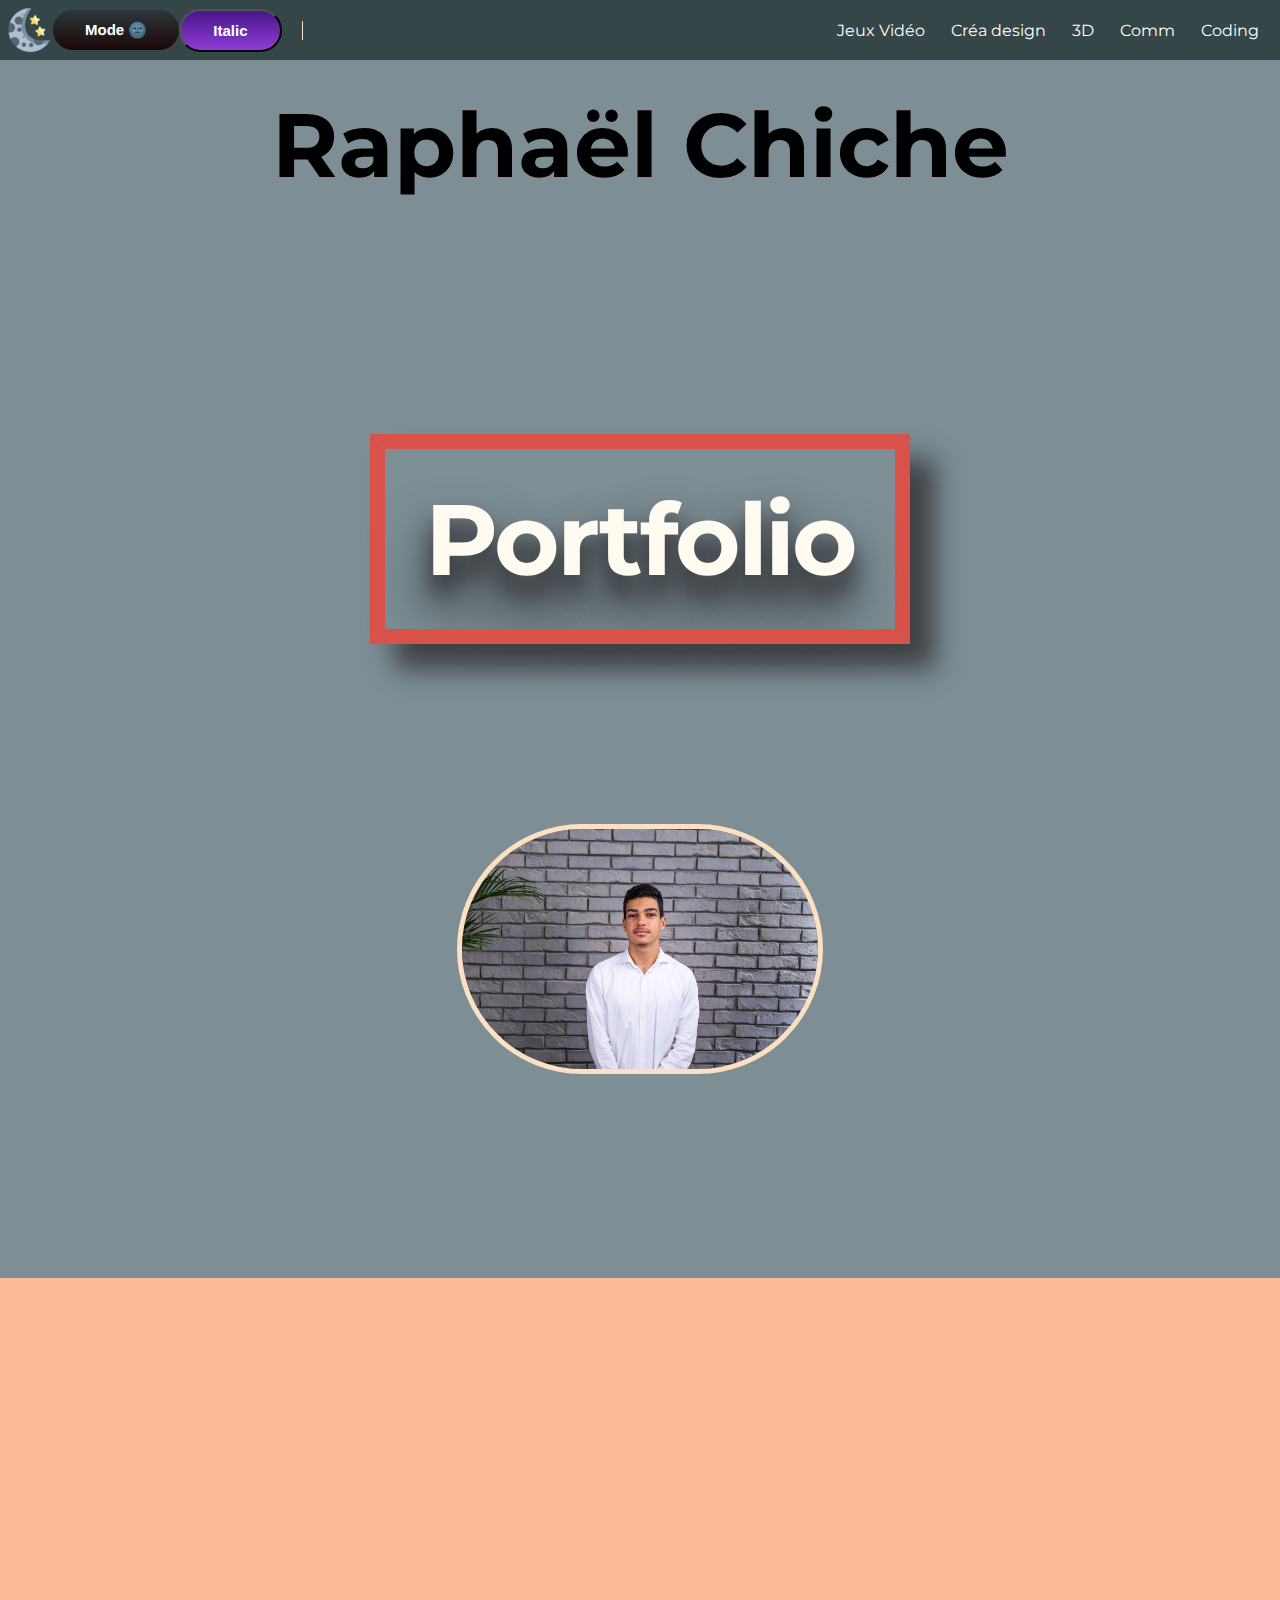
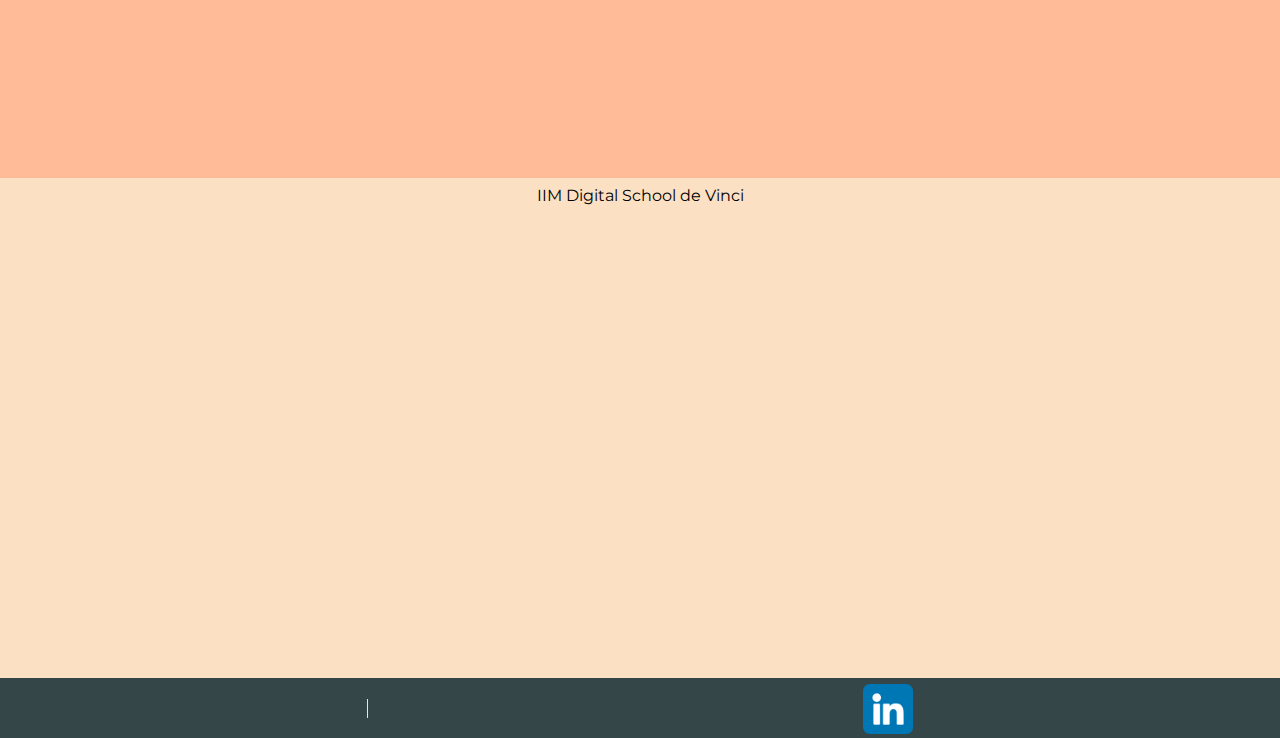
<file: index.html>
<!DOCTYPE html>
<html lang="en">

<head>
  <meta charset="UTF-8" />
  <meta http-equiv="X-UA-Compatible" content="IE=edge" />
  <meta name="viewport" content="width=device-width, initial-scale=1.0" />
  <link rel="stylesheet" href="assets/css/style.css" />
  <link rel="shortcut icon" href="assets/images/raphael_sans_fond2.png" />
  <title>Composants CSS</title>
</head>

<body class="light">
  <header>
    <nav class="navbar-perso">
      <div class="titleandbutton">
      <div class="nav-title" data-text="Portfolio">Portfolio</div>
      <button class="italicButton">Italic</button>
      <button id="nuit" class="myButton">Mode 🌚</button>
      <img src="assets/images/lune.png" alt="lune" id="lune">
      </div>
      
      <ul class="nav-links-perso">
        <li><a href="jv.html" class="lien-pages">Jeux Vidéo</a></li>
        <li><a href="crea.html" class="lien-pages">Créa design</a></li>
        <li><a href="3d.html" class="lien-pages">3D</a></li>
        <li><a href="comm.html" class="lien-pages">Comm</a></li>
        <li> <a href="coding.html" class="lien-pages">Coding</a></li>
      </ul>
    </nav>
  </header>

  <div class="container main-container light ">

  
   
    <section class="section Accueil">
      <div>
        <h1 class="portfolio">Portfolio</h1>
        <p class="prenom_nom" id="prenom_nom"><strong> Raphaël Chiche</strong></p>
      </div>

    </section>

    <section class="section section-2">
      <div class="presentation">
        <div class="container">
          <div class="components">
            <a href="https://fr.wikipedia.org/wiki/Beau#:~:text=Le%20beau%20est%20commun%C3%A9ment%20d%C3%A9fini,%2C%20l'aspect%20visuel%2C%20le"
              target="_blank"><img src="assets/images/4C3A8561.jpg" class="avatar" alt="Photo de Raph" />
            </a>
          </div>
        </div>
      </div>
    </section>

  </div>

  <div class="transiDeco">
    <div class="deco" id="card0"><a href="jv.html" class="lien-pages">Jeux Vidéo</a></div>
    <div class="deco" id="card1"><a href="crea.html" class="lien-pages">Créa design</a></div>
    <div class="deco" id="card2"><a href="3d.html" class="lien-pages">3D</a></div>
    <div class="deco" id="card3"><a href="comm.html" class="lien-pages">Communication</a></div>
    <div class="deco" id="card4"><a href="coding.html" class="lien-pages">Coding</a></div>
    <div class="deco lien-pages" id="card5"><button class="minijeux"> Mini jeux</button></div>
   </div>

  <div class="presentationiim clair_orange">
    <div class="parttexte">
      <p class="apparaitreImg">Vous pouvez voir mon travail réalisé à l'IIM en cliquant ici.</p>
      <img class="none js-img1"  src="assets/images/scuba-tanks (2) le vrai.png" alt="">
    </div>

    <div id="imageIIM">
      <a href="crea.html" class="iim"><img src="assets/images/IIM.png" alt="image logo IIM" class="iim image_iim_anime"></a>
    </div>

  </div>

  <div class="ecoleIIM clair_loca">
    <p>IIM Digital School de Vinci</p>
    <iframe class="map"
      src="https://www.google.com/maps/embed?pb=!1m18!1m12!1m3!1d1854.8484876704251!2d2.2276963794456!3d48.8934424526507!2m3!1f0!2f0!3f0!3m2!1i1024!2i768!4f13.1!3m3!1m2!1s0x47e6650048023613%3A0x54b0f0b31fbb71e9!2sIIM%20-%20Digital%20School%20Paris!5e0!3m2!1sfr!2sfr!4v1668184752660!5m2!1sfr!2sfr"
      width="600" height="450" style="border:0;" allowfullscreen="" loading="lazy"
      referrerpolicy="no-referrer-when-downgrade"></iframe>

  </div>
  <!--<div class="presentation">
        <div class="container">
            <div class="components">
                <img src="assets/images/mex.jpg" class="avatar  " alt="">
                <button class="btn-demo">Bouton 1</button>
                <button class="btn-rectangle">Rectangle</button>
                <button class="btn1">Bouton 2</button> 
            </div>
        </div>
    </div>  -->

  <footer class="footer_accueil">
    <p data-text="Raphaël_Chiche">Raphaël_Chiche</p>
    <a href="https://www.linkedin.com/in/rapha%C3%ABl-chiche-6894a724b/" target="_blank"><img
        src="assets/images/linkedin.png" alt="" class="reseau"></a>
  </footer>

  <script src="assets/javascript/accueil.js" ></script>
  <script src="assets/javascript/jeu.js"></script>
</body>

</html>
</file>
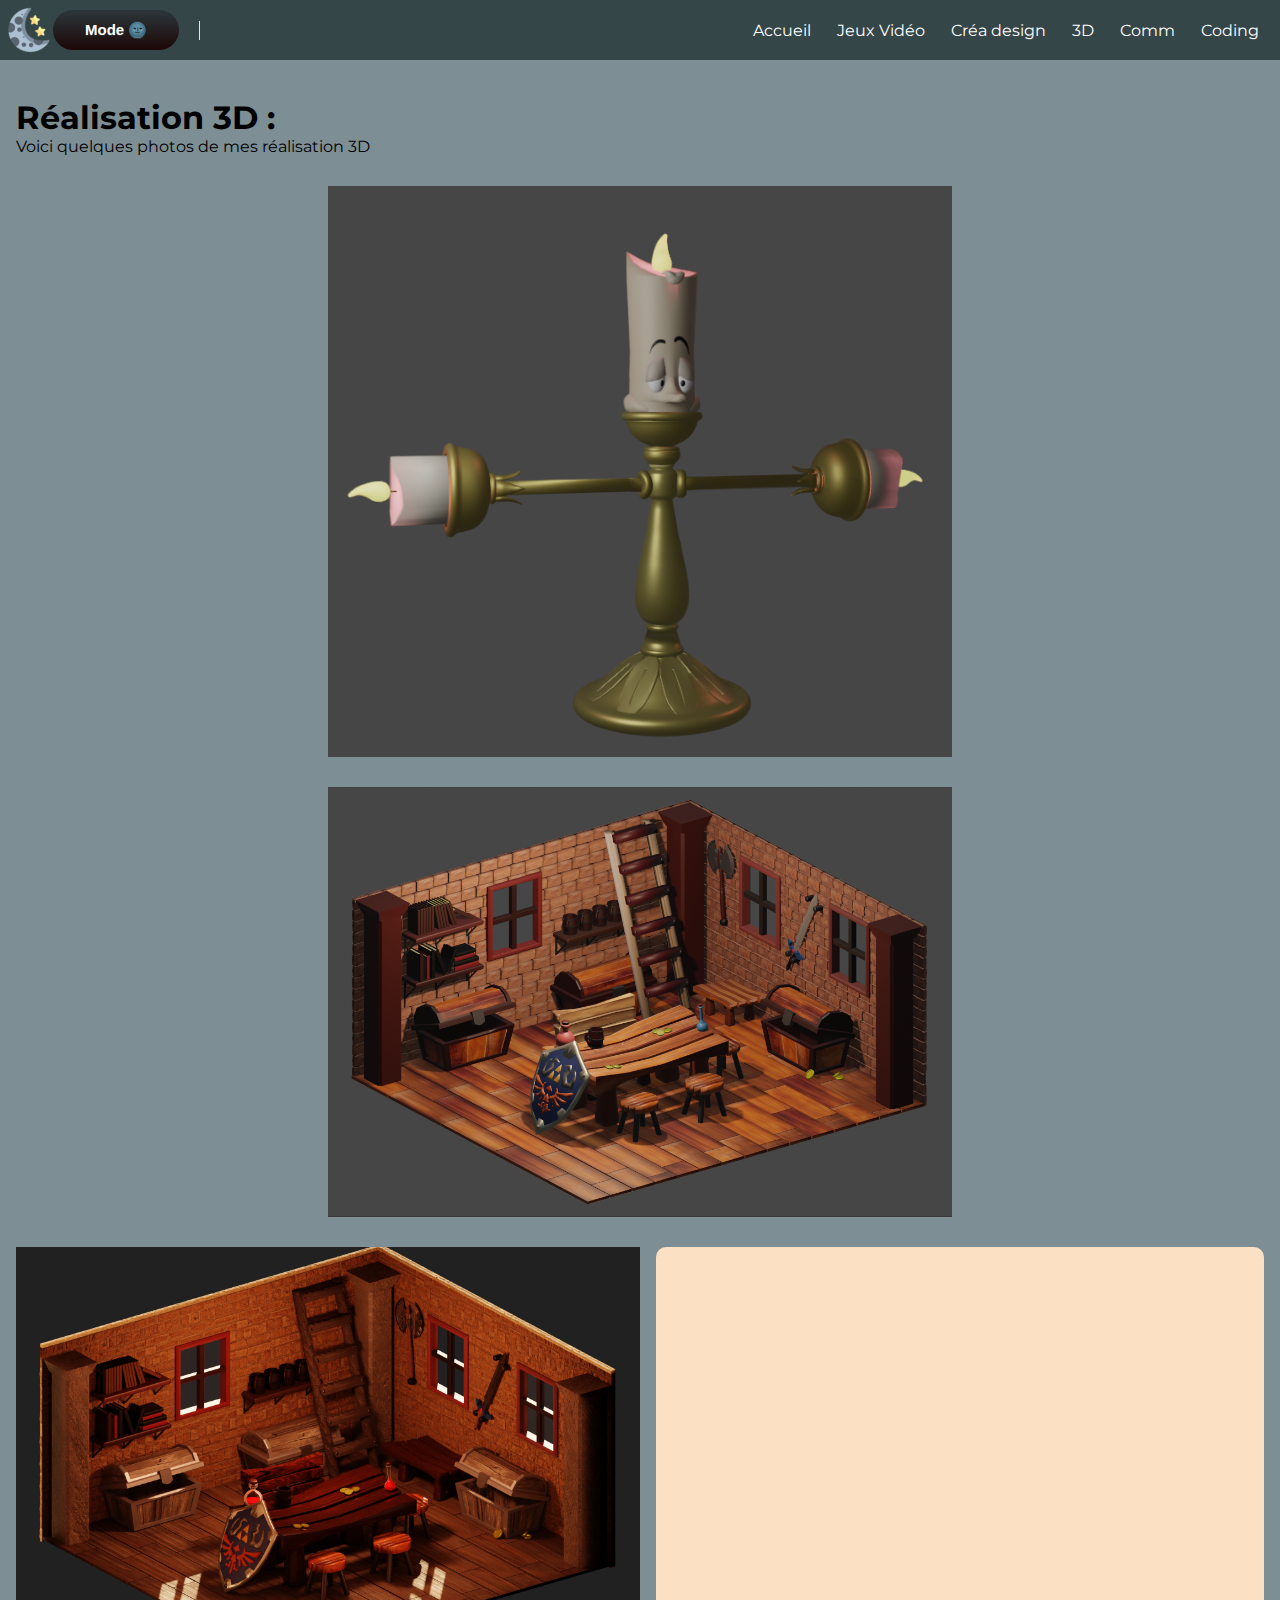
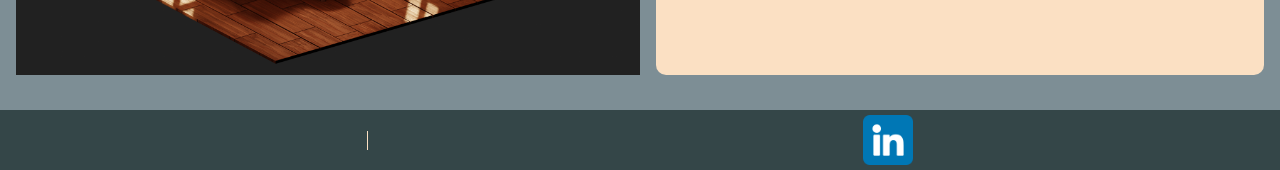
<file: 3d.html>
<!DOCTYPE html>
<html lang="en">

<head>
  <meta charset="UTF-8" />
  <meta http-equiv="X-UA-Compatible" content="IE=edge" />
  <meta name="viewport" content="width=device-width, initial-scale=1.0" />
  <link rel="stylesheet" href="assets/css/style.css" />
  <link rel="shortcut icon" href="assets/images/raphael_sans_fond2.png" />
  <title>Composants CSS</title>
</head>

<body class="light">
  <header>
    <nav class="navbar-perso">
      <div class="titleandbutton">
      <div class="nav-title" data-text="Portfolio">Portfolio</div>
      <button id="nuit" class="myButton">Mode 🌚</button>
      <img src="assets/images/lune.png" alt="lune" id="lune">
    </div>
      <ul class="nav-links-perso">
        <li>
          <a href="index.html" class="lien-pages">Accueil</a>
        </li>
        <li><a href="jv.html" class="lien-pages">Jeux Vidéo</a></li>
        <li><a href="crea.html" class="lien-pages">Créa design</a></li>
        <li><a href="3d.html" class="lien-pages">3D</a></li>
        <li><a href="comm.html" class="lien-pages">Comm</a></li>
        <li> <a href="coding.html" class="lien-pages">Coding</a></li>
      </ul>
    </nav>
  </header>

  <div class="main-container">
    <div class="container light">

      <br /><br />


      <h1 id="3d">Réalisation 3D :</h1>
      <p>Voici quelques photos de mes réalisation 3D</p>
      <section class="section section-image slide">
        <img src="assets/images/lumierephoto.png" alt="essai lumiere" class="lumiere" />
        <div class="overlay">
          <div class="text">Voici un essai de lumiere. <br>
            Réalisé sur blender.
          </div>
        </div>
      </section>

      <section class="section section-image slide">
        <img src="assets/images/scene.png" alt="image scene" class="lumiere" />
        <div class="overlay">
          <div class="text">Voici un essai d'une scéne médieval. <br>Réalisé en 3D sur Blender</div>
        </div>
      </section>


      <section  class="section section-image">
        <img id="java"  src="assets/images/v1 scene.png" alt="image 2 site html/css" id="renduFinal" />
        <p class="fond-text texteOrange" id="texteJava">
          Voici le rendu final de la scéne médieval.
                  </p>
      </section>
    </div>





    <br><br><br><br><br>
    <footer class="footer">
      <p data-text="Raphaël_Chiche">Raphaël_Chiche</p>
      <a href="https://www.linkedin.com/in/rapha%C3%ABl-chiche-6894a724b/" target="_blank"><img
          src="assets/images/linkedin.png" alt="" class="reseau"></a>
    </footer>
  </div>

  <script src="assets/javascript/script.js"></script>
  <script src="assets/javascript/accueil.js" ></script>
</body>

</html>
</file>
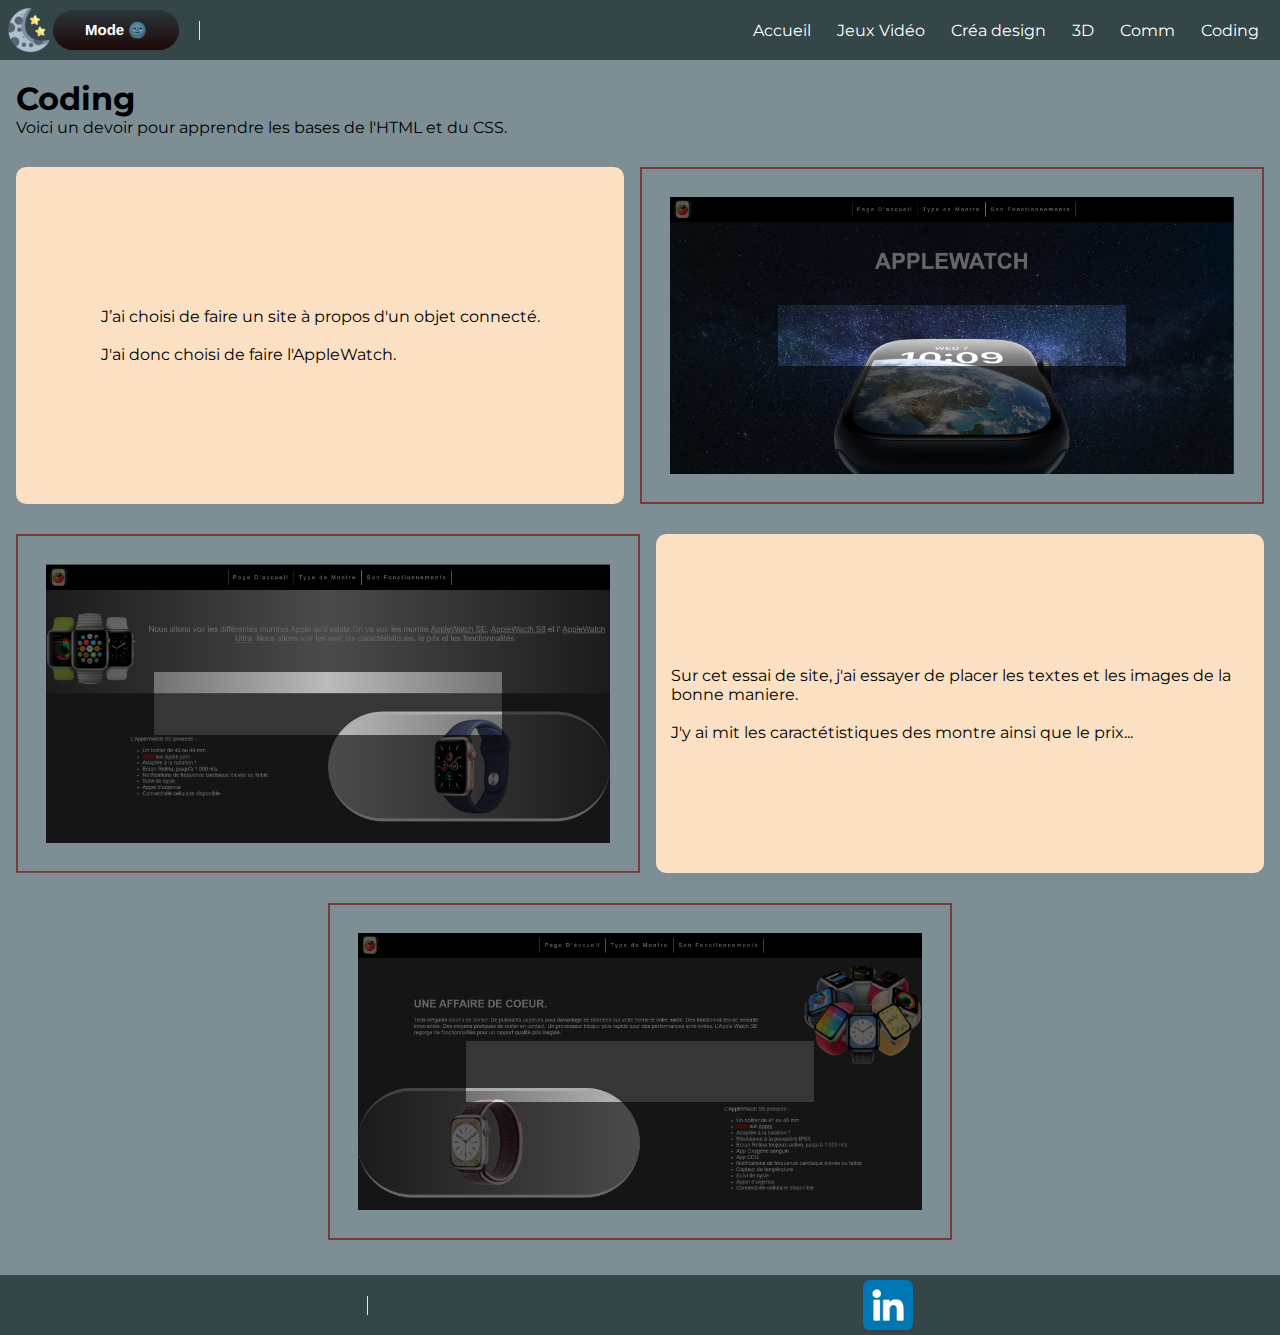
<file: coding.html>
<!DOCTYPE html>
<html lang="en">

<head>
  <meta charset="UTF-8" />
  <meta http-equiv="X-UA-Compatible" content="IE=edge" />
  <meta name="viewport" content="width=device-width, initial-scale=1.0" />
  <link rel="stylesheet" href="assets/css/style.css" />
  <link rel="shortcut icon" href="assets/images/raphael_sans_fond2.png" />
  <title>Composants CSS</title>
</head>

<body class="light">
  <header>
    <nav class="navbar-perso">
      <div class="titleandbutton">
      <div class="nav-title" data-text="Portfolio">Portfolio</div>
      <button id="nuit" class="myButton">Mode 🌚</button>
      <img src="assets/images/lune.png" alt="lune" id="lune">
    </div>
      <ul class="nav-links-perso">
        <li>
          <a href="index.html" class="lien-pages">Accueil</a>
        </li>
        <li><a href="jv.html" class="lien-pages">Jeux Vidéo</a></li>
        <li><a href="crea.html" class="lien-pages">Créa design</a></li>
        <li><a href="3d.html" class="lien-pages">3D</a></li>
        <li><a href="comm.html" class="lien-pages">Comm</a></li>
        <li> <a href="coding.html" class="lien-pages">Coding</a></li>
      </ul>
    </nav>
  </header>

  <div class="main-container">
    <div class="container light">
      <br>
      <h1>Coding</h1>
      <p>Voici un devoir pour apprendre les bases de l'HTML et du CSS.</p>
      <section class="section section-image">
        <p class="fond-text">
          J’ai choisi de faire un site à propos d'un objet connecté.
          <br><br>
          J'ai donc choisi de faire l'AppleWatch.

        </p>
        <img src="assets/images/communication/html1.jpg" alt="image 1 site html/css" class="html_page" />
      </section>

      <section class="section section-image">
        <img src="assets/images/communication/html2.jpg" alt="image 2 site html/css" class="html_page" />
        <p class="fond-text">
          Sur cet essai de site, j'ai essayer de placer les textes et les images de la bonne maniere.
          <br><br>
          J'y ai mit les caractétistiques des montre ainsi que le prix...
        </p>
      </section>

      <section class="section section-image">
        <img src="assets/images/communication/html3.jpg" alt="image 3 site html/css" class="html_page" />
      </section>
    </div>

    <br /><br /><br><br><br>
    <footer class="footer">
      <p data-text="Raphaël_Chiche">Raphaël_Chiche</p>
      <a href="https://www.linkedin.com/in/rapha%C3%ABl-chiche-6894a724b/" target="_blank"><img
          src="assets/images/linkedin.png" alt="" class="reseau"></a>
    </footer>
  </div>
  <script src="assets/javascript/accueil.js" ></script>
</body>

</html>
</file>
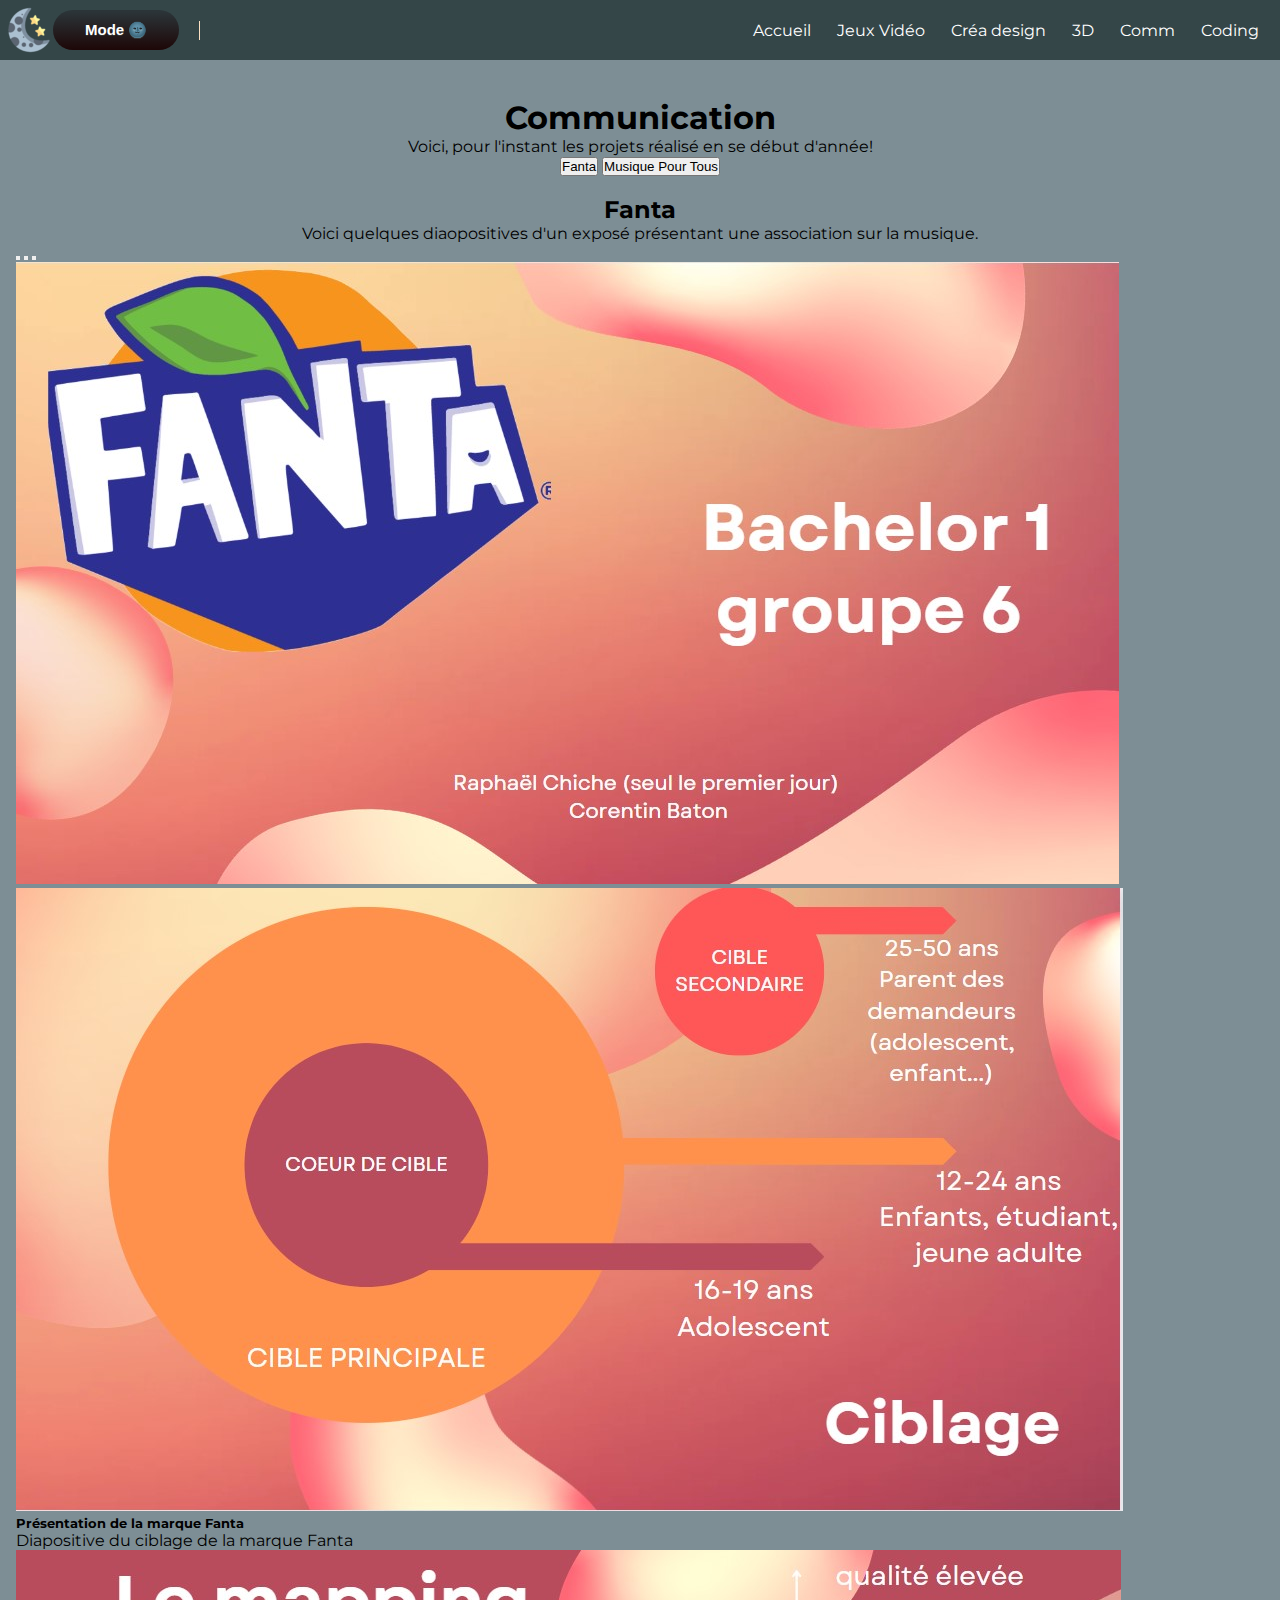
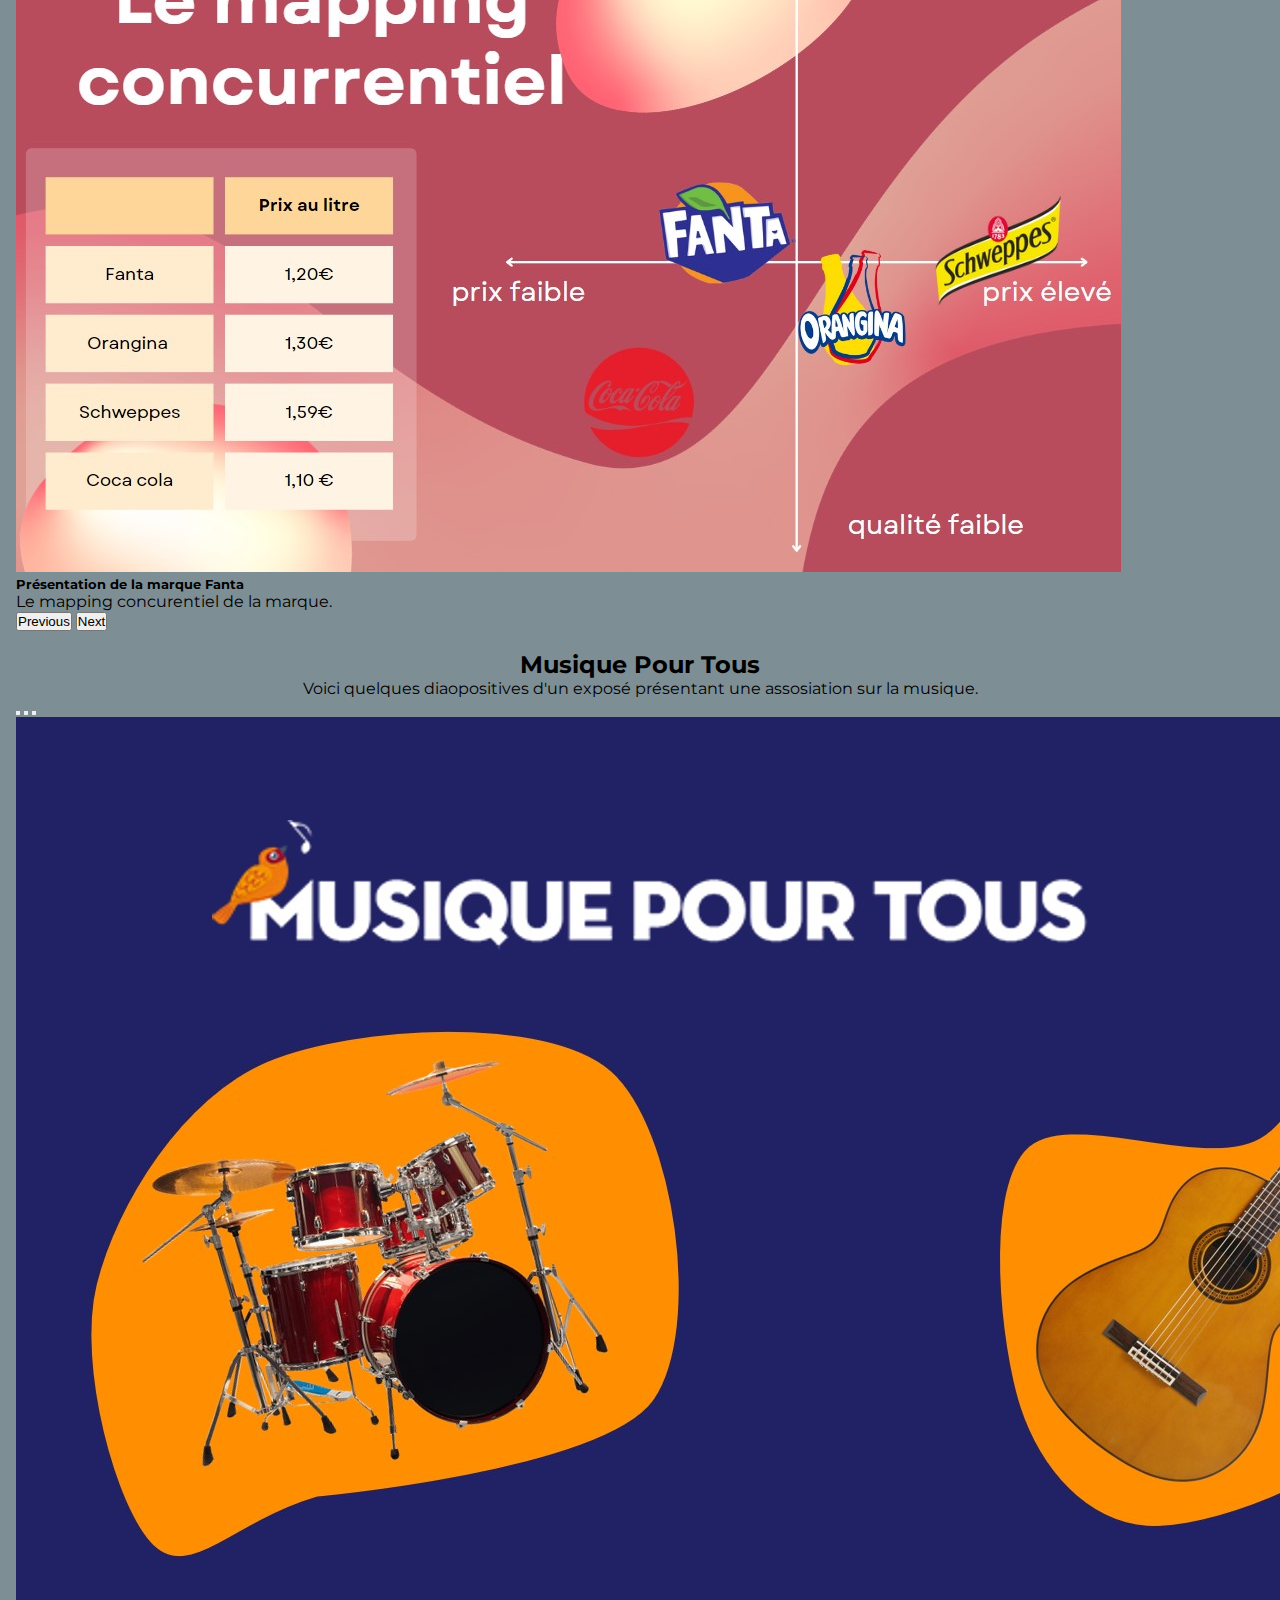
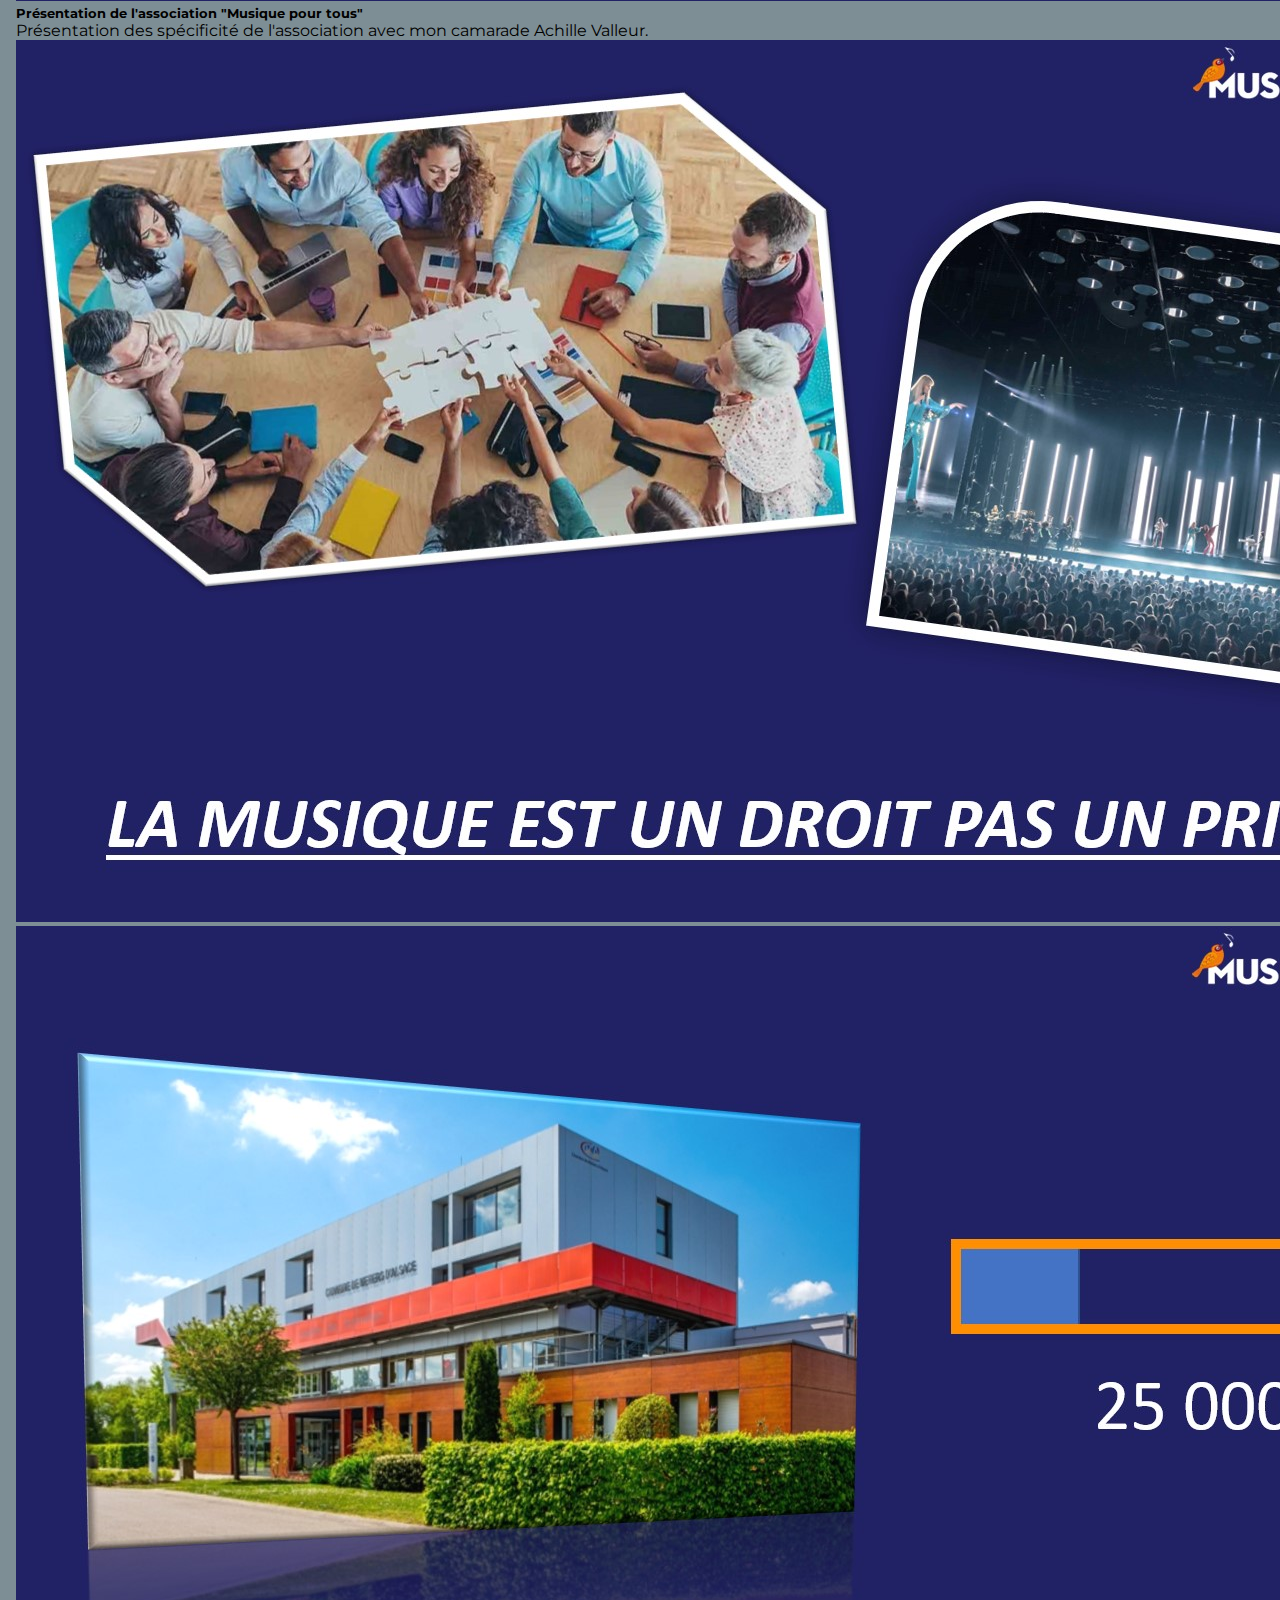
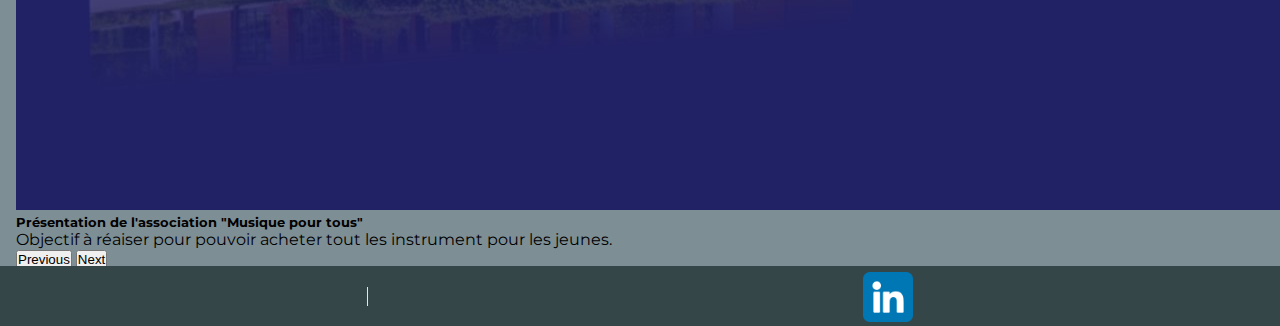
<file: comm.html>
<!DOCTYPE html>
<html lang="en">

<head>
  <meta charset="UTF-8" />
  <meta http-equiv="X-UA-Compatible" content="IE=edge" />
  <meta name="viewport" content="width=device-width, initial-scale=1.0" />
  <link rel="stylesheet" href="assets/css/style.css" />
  <link rel="shortcut icon" href="assets/images/raphael_sans_fond2.png" />
  <title>Composants CSS</title>

  <link href="https://cdn.jsdelivr.net/npm/bootstrap@5.2.2/dist/css/bootstrap.min.css" rel="stylesheet"
    integrity="sha384-Zenh87qX5JnK2Jl0vWa8Ck2rdkQ2Bzep5IDxbcnCeuOxjzrPF/et3URy9Bv1WTRi" crossorigin="anonymous">
</head>

<body class="light">
  <header>
    <nav class="navbar-perso">
      <div class="titleandbutton">
      <div class="nav-title" data-text="Portfolio">Portfolio</div>
      <button id="nuit" class="myButton">Mode 🌚</button>
      <img src="assets/images/lune.png" alt="lune" id="lune">
    </div>
      <ul class="nav-links-perso">
        <li>
          <a href="index.html" class="lien-pages">Accueil</a>
        </li>
        <li><a href="jv.html" class="lien-pages">Jeux Vidéo</a></li>
        <li><a href="crea.html" class="lien-pages">Créa design</a></li>
        <li><a href="3d.html" class="lien-pages">3D</a></li>
        <li><a href="comm.html" class="lien-pages">Comm</a></li>
        <li><a href="coding.html" class="lien-pages">Coding</a></li>
      </ul>
    </nav>
  </header>
  <br><br>

  <div class="main-container">
    <h1 class="centre">Communication</h1>
    <p class="fs-3 centre">Voici, pour l'instant les projets réalisé en se début d'année!</p>
    <div class="centre">
      <div class="btn-group" role="group" aria-label="Basic outlined example">
        <a href="#Fanta"><button type="button" class="btn btn-outline-dark">Fanta</button></a>
        <a href="#MusiquePourTous"><button type="button" class="btn btn-outline-dark">Musique Pour Tous</button></a>
      </div>
    </div>
    <br>
    <h2 class="position-relative centre" id="Fanta">Fanta</h2>
    <p class="position-relative centre">Voici quelques diaopositives d'un exposé présentant une association sur la
      musique.</p>
    <div class="container">
      <div id="carouselExampleCaptions" class="carousel slide" data-bs-ride="false">
        <div class="carousel-indicators">
          <button type="button" data-bs-target="#carouselExampleCaptions" data-bs-slide-to="0" class="active"
            aria-current="true" aria-label="Slide 1"></button>
          <button type="button" data-bs-target="#carouselExampleCaptions" data-bs-slide-to="1"
            aria-label="Slide 2"></button>
          <button type="button" data-bs-target="#carouselExampleCaptions" data-bs-slide-to="2"
            aria-label="Slide 3"></button>
        </div>
        <div class="carousel-inner">
          <div class="carousel-item active">
            <img src="assets/images/communication/Fanta1.jpg" class="d-block w-100"
              alt="Diapo 1 de la présentation de Fanta">
            <div class="carousel-caption d-none d-md-block">
            </div>
          </div>
          <div class="carousel-item">
            <img src="assets/images/communication/Fanta2.jpg" class="d-block w-100"
              alt="Diapo 2 de la présentation de Fanta">
            <div class="carousel-caption d-none d-md-block">
              <h5 class="text-black">Présentation de la marque Fanta </h5>
              <p class="text-black">Diapositive du ciblage de la marque Fanta</p>
            </div>
          </div>
          <div class="carousel-item">
            <img src="assets/images/communication/Fanta3.jpg" class="d-block w-100"
              alt="Diapo 3 de la présentation de Fanta">
            <div class="carousel-caption d-none d-md-block">
              <h5 class="text-black">Présentation de la marque Fanta</h5>
              <p class="text-black">Le mapping concurentiel de la marque.</p>
            </div>
          </div>
        </div>
        <button class="carousel-control-prev" type="button" data-bs-target="#carouselExampleCaptions"
          data-bs-slide="prev">
          <span class="carousel-control-prev-icon text-bg-dark" aria-hidden="true"></span>
          <span class="visually-hidden">Previous</span>
        </button>
        <button class="carousel-control-next" type="button" data-bs-target="#carouselExampleCaptions"
          data-bs-slide="next">
          <span class="carousel-control-next-icon text-bg-dark" aria-hidden="true"></span>
          <span class="visually-hidden">Next</span>
        </button>
      </div>
    </div>
    <br>
    <h2 class="position-relative centre" id="MusiquePourTous">Musique Pour Tous</h2>
    <p class="position-relative centre">Voici quelques diaopositives d'un exposé présentant une assosiation sur la
      musique.</p>
    <div class="container">
      <div id="carousel2" class="carousel slide" data-bs-ride="false">
        <div class="carousel-indicators">
          <button type="button" data-bs-target="#carousel2" data-bs-slide-to="0" class="active" aria-current="true"
            aria-label="Slide 1"></button>
          <button type="button" data-bs-target="#carousel2" data-bs-slide-to="1" aria-label="Slide 2"></button>
          <button type="button" data-bs-target="#carousel2" data-bs-slide-to="2" aria-label="Slide 3"></button>
        </div>
        <div class="carousel-inner">
          <div class="carousel-item active">
            <img src="assets/images/communication/Musique1.jpg" class="d-block w-100"
              alt="Diapo 1 de musique pour tous">
            <div class="carousel-caption d-none d-md-block">
              <h5>Présentation de l'association "Musique pour tous"</h5>
              <p>Présentation des spécificité de l'association avec mon camarade Achille Valleur.</p>
            </div>
          </div>
          <div class="carousel-item">
            <img src="assets/images/communication/Musique2.jpg" class="d-block w-100"
              alt="Diapo 2 de musique pour tous">
            <div class="carousel-caption d-none d-md-block">
            </div>
          </div>
          <div class="carousel-item">
            <img src="assets/images/communication/Musique3.jpg" class="d-block w-100"
              alt="Diapo 3 de musique pour tous">
            <div class="carousel-caption d-none d-md-block">
              <h5>Présentation de l'association "Musique pour tous"</h5>
              <p>Objectif à réaiser pour pouvoir acheter tout les instrument pour les jeunes.</p>
            </div>
          </div>
        </div>
        <button class="carousel-control-prev" type="button" data-bs-target="#carousel2" data-bs-slide="prev">
          <span class="carousel-control-prev-icon text-bg-dark" aria-hidden="true"></span>
          <span class="visually-hidden">Previous</span>
        </button>
        <button class="carousel-control-next" type="button" data-bs-target="#carousel2" data-bs-slide="next">
          <span class="carousel-control-next-icon text-bg-dark" aria-hidden="true"></span>
          <span class="visually-hidden">Next</span>
        </button>
      </div>
    </div>


    <br><br><br>


    <footer class="footer">
      <p data-text="Raphaël_Chiche">Raphaël_Chiche</p>
      <a href="https://www.linkedin.com/in/rapha%C3%ABl-chiche-6894a724b/" target="_blank"><img
          src="assets/images/linkedin.png" alt="" class="reseau"></a>
    </footer>
  </div>
  <script src="https://cdn.jsdelivr.net/npm/bootstrap@5.2.2/dist/js/bootstrap.bundle.min.js"
    integrity="sha384-OERcA2EqjJCMA+/3y+gxIOqMEjwtxJY7qPCqsdltbNJuaOe923+mo//f6V8Qbsw3"
    crossorigin="anonymous"></script>
    <script src="assets/javascript/accueil.js" ></script> 
</body>

</html>
</file>
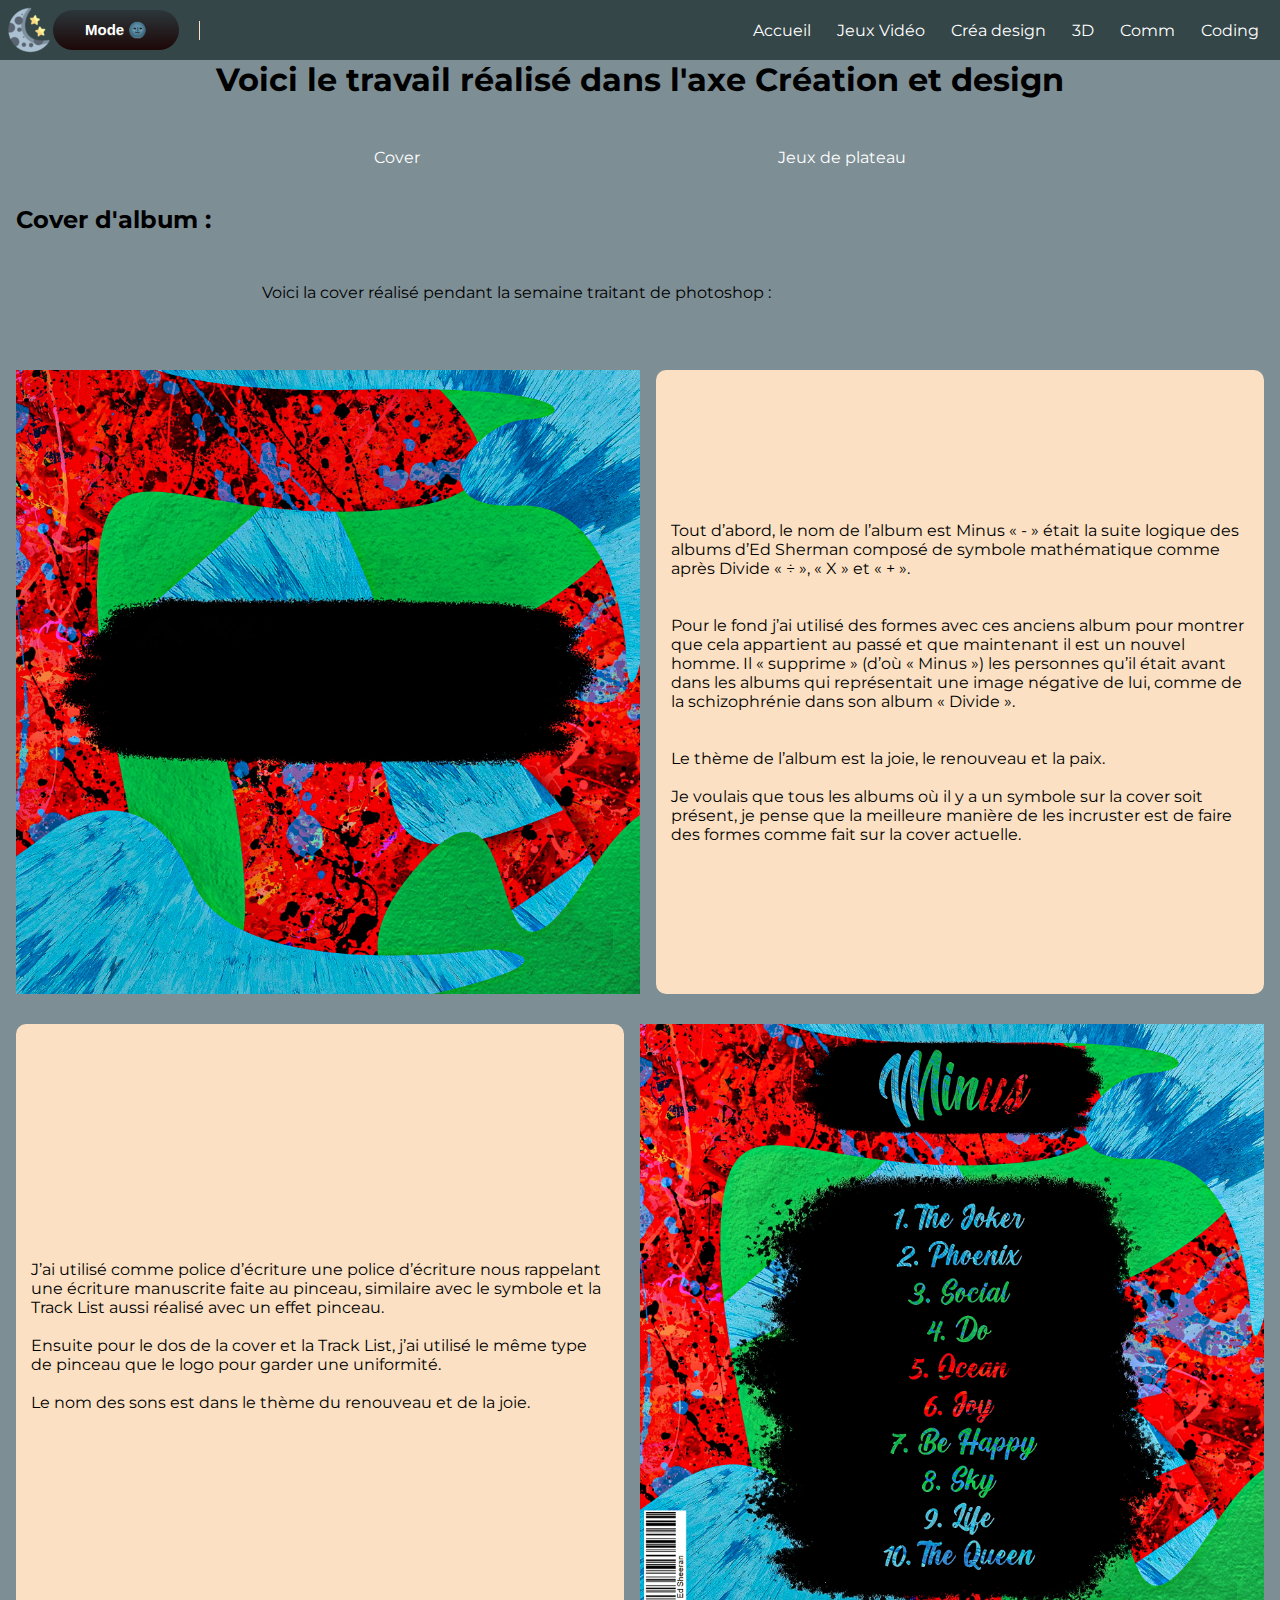
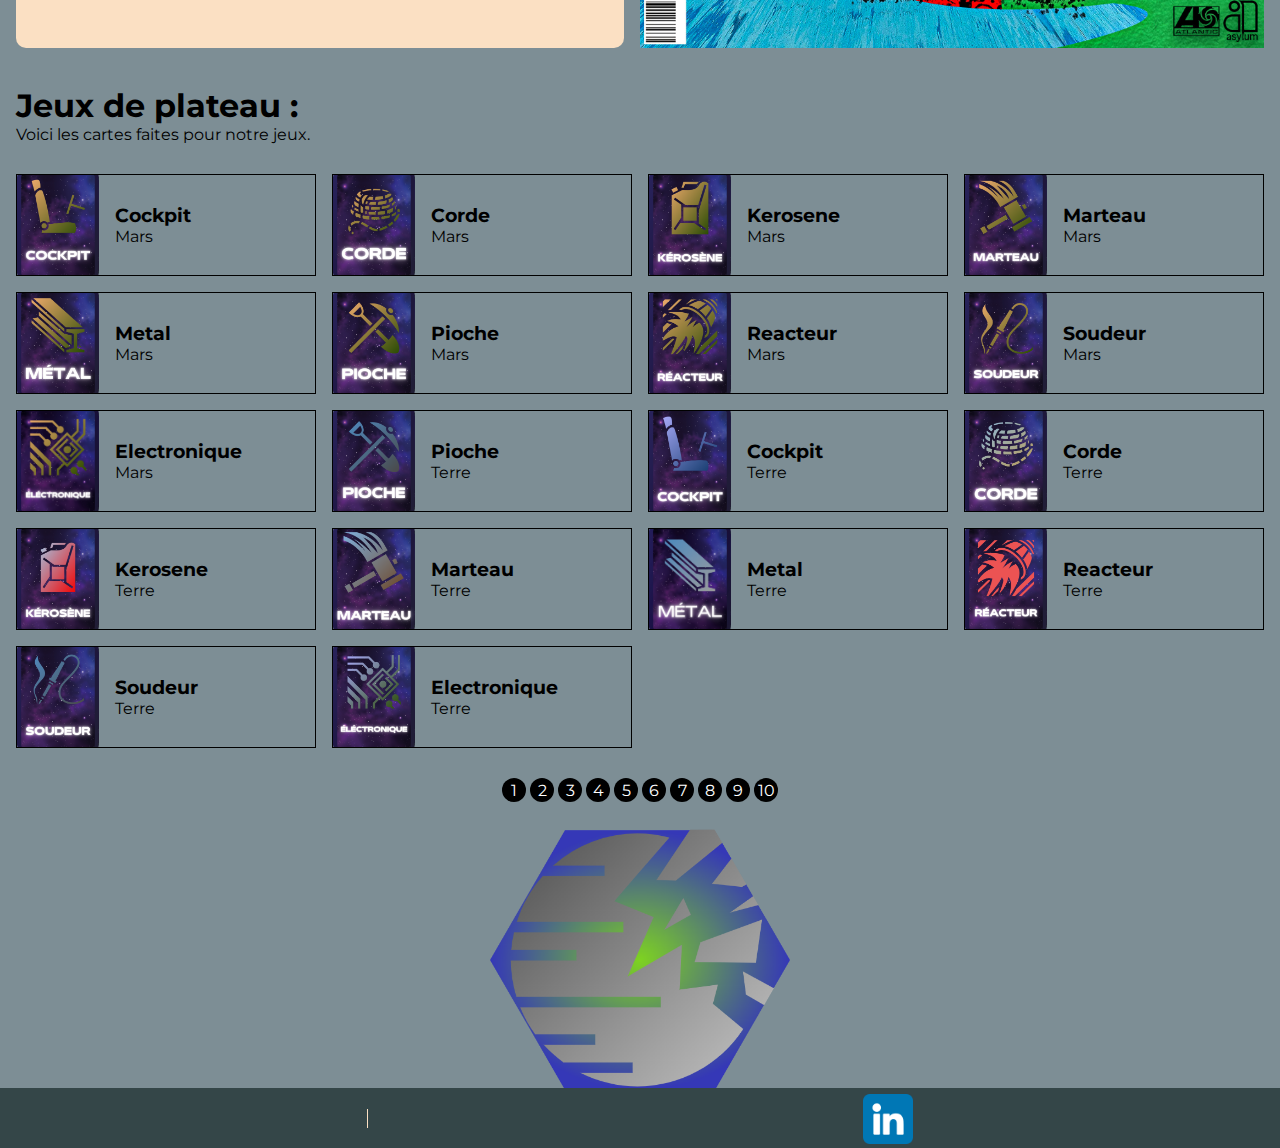
<file: crea.html>
<!DOCTYPE html>
<html lang="en">

<head>
  <meta charset="UTF-8" />
  <meta http-equiv="X-UA-Compatible" content="IE=edge" />
  <meta name="viewport" content="width=device-width, initial-scale=1.0" />
  <link rel="stylesheet" href="assets/css/style.css" />
  <link rel="shortcut icon" href="assets/images/raphael_sans_fond2.png" />
  <title>Composants CSS</title>
</head>

<body class="light">
  <header>
    <nav class="navbar-perso">
      <div class="titleandbutton">
      <div class="nav-title" data-text="Portfolio">Portfolio</div>
      <button id="nuit" class="myButton">Mode 🌚</button>
      <img src="assets/images/lune.png" alt="lune" id="lune">
    </div>
      <ul class="nav-links-perso">
        <li>
          <a href="index.html" class="lien-pages">Accueil</a>
        </li>
        <li><a href="jv.html" class="lien-pages">Jeux Vidéo</a></li>
        <li><a href="crea.html" class="lien-pages">Créa design</a></li>
        <li><a href="3d.html" class="lien-pages">3D</a></li>
        <li><a href="comm.html" class="lien-pages">Comm</a></li>
        <li> <a href="coding.html" class="lien-pages">Coding</a></li>
      </ul>
    </nav>
  </header>

  <div class="main-container">
    <div class="container light">
      <h1 class="animation iim_accueil">Voici le travail réalisé dans l'axe Création et design</h1>
      <br />
      <section class="section animation">
        <p><a href="#cover" class="couleurLien">Cover</a></p>
        <p><a href="#jeuxplateau" class="couleurLien">Jeux de plateau</a></p>
      </section>
      <br /><br />
      <h2 id="cover">Cover d'album :</h2>
      <br />

      <section class="section">
        <p>
          Voici la cover réalisé pendant la semaine traitant de photoshop :
        </p>
        <br />
      </section>

      <br /><br />

      <section class="section section-image">
        <img src="assets/images/Chiche_Raphaël_GR6_face.jpg" alt="Face de la cover" class="carte" />
        <p class="fond-text">
          Tout d’abord, le nom de l’album est Minus « - » était la suite
          logique des albums d’Ed Sherman composé de symbole mathématique
          comme après Divide « ÷ », « X » et « + ». <br /><br /><br />
          Pour le fond j’ai utilisé des formes avec ces anciens album pour
          montrer que cela appartient au passé et que maintenant il est un
          nouvel homme. Il « supprime » (d’où « Minus ») les personnes qu’il
          était avant dans les albums qui représentait une image négative de
          lui, comme de la schizophrénie dans son album « Divide ».
          <br /><br /><br />
          Le thème de l’album est la joie, le renouveau et la paix.
          <br /><br />Je voulais que tous les albums où il y a un symbole sur
          la cover soit présent, je pense que la meilleure manière de les
          incruster est de faire des formes comme fait sur la cover actuelle.
        </p>
      </section>

      <section class="section section-image">
        <p class="fond-text">
          J’ai utilisé comme police d’écriture une police d’écriture nous
          rappelant une écriture manuscrite faite au pinceau, similaire avec
          le symbole et la Track List aussi réalisé avec un effet pinceau.
          <br /><br />
          Ensuite pour le dos de la cover et la Track List, j’ai utilisé le
          même type de pinceau que le logo pour garder une uniformité.
          <br /><br />
          Le nom des sons est dans le thème du renouveau et de la joie.
        </p>
        <img src="assets/images/Chiche_Raphaël_GR6_recto.jpg" alt="recto de la cover" class="carte" />
      </section>
      <br /><br />

      <h1 id="jeuxplateau">Jeux de plateau :</h1>
      <p>Voici les cartes faites pour notre jeux.</p>

      <section class="section section-card-grid">
        <div class="card">
          <img src="assets/images/mars/cockpit_card.png" alt="cockpit_card" class="card-image" />
          <div class="card-content">
            <h3>Cockpit</h3>
            <p>Mars</p>
          </div>
        </div>

        <div class="card">
          <img src="assets/images/mars/corde_card.png" alt="corde_card" class="card-image" />
          <div class="card-content">
            <h3>Corde</h3>
            <p>Mars</p>
          </div>
        </div>

        <div class="card">
          <img src="assets/images/mars/kérosène_card.png" alt="Kerosene" class="card-image" />
          <div class="card-content">
            <h3>Kerosene</h3>
            <p>Mars</p>
          </div>
        </div>

        <div class="card">
          <img src="assets/images/mars/marteau_card.png" alt="marteau_card" class="card-image" />
          <div class="card-content">
            <h3>Marteau</h3>
            <p>Mars</p>
          </div>
        </div>
        <div class="card">
          <img src="assets/images/mars/metal_card.png" alt="metal_card" class="card-image" />
          <div class="card-content">
            <h3>Metal</h3>
            <p>Mars</p>
          </div>
        </div>
        <div class="card">
          <img src="assets/images/mars/pioche_card.png" alt="pioche_card" class="card-image" />
          <div class="card-content">
            <h3>Pioche</h3>
            <p>Mars</p>
          </div>
        </div>
        <div class="card">
          <img src="assets/images/mars/réacteur_card.png" alt="réacteur_card" class="card-image" />
          <div class="card-content">
            <h3>Reacteur</h3>
            <p>Mars</p>
          </div>
        </div>

        <div class="card">
          <img src="assets/images/mars/soudeur_card.png" alt="soudeur_card" class="card-image" />
          <div class="card-content">
            <h3>Soudeur</h3>
            <p>Mars</p>
          </div>
        </div>

        <div class="card">
          <img src="assets/images/mars/éléctronique_card.png" alt="Electronique" class="card-image" />
          <div class="card-content">
            <h3>Electronique</h3>
            <p>Mars</p>
          </div>
        </div>

        <div class="card">
          <img src="assets/images/terre/carte_pioche.png" alt="carte_pioche" class="card-image" />
          <div class="card-content">
            <h3>Pioche</h3>
            <p>Terre</p>
          </div>
        </div>

        <div class="card">
          <img src="assets/images/terre/cockpit_carte.png" alt="Cockpit" class="card-image" />
          <div class="card-content">
            <h3>Cockpit</h3>
            <p>Terre</p>
          </div>
        </div>

        <div class="card">
          <img src="assets/images/terre/corde_terre_final.png" alt="Corde" class="card-image" />
          <div class="card-content">
            <h3>Corde</h3>
            <p>Terre</p>
          </div>
        </div>

        <div class="card">
          <img src="assets/images/terre/Kérosène_carte.png" alt="Kerosene" class="card-image" />
          <div class="card-content">
            <h3>Kerosene</h3>
            <p>Terre</p>
          </div>
        </div>
        <div class="card">
          <img src="assets/images/terre/Marteau_terre_officiel.png" alt="Marteau" class="card-image" />
          <div class="card-content">
            <h3>Marteau</h3>
            <p>Terre</p>
          </div>
        </div>
        <div class="card">
          <img src="assets/images/terre/metal_carte.png" alt="metal_card" class="card-image" />
          <div class="card-content">
            <h3>Metal</h3>
            <p>Terre</p>
          </div>
        </div>
        <div class="card">
          <img src="assets/images/terre/Réacteur_terre_officiel.png" alt="Reacteur" class="card-image" />
          <div class="card-content">
            <h3>Reacteur</h3>
            <p>Terre</p>
          </div>
        </div>

        <div class="card">
          <img src="assets/images/terre/SOudeur_carte.png" alt="soudeur_card" class="card-image" />
          <div class="card-content">
            <h3>Soudeur</h3>
            <p>Terre</p>
          </div>
        </div>

        <div class="card">
          <img src="assets/images/terre/éléctronique_carte.png" alt="Electronique carte" class="card-image" />
          <div class="card-content">
            <h3>Electronique</h3>
            <p>Terre</p>
          </div>
        </div>
      </section>

      <section class="section">
        <div class="slider">
          <a href="#slide-1">1</a>
          <a href="#slide-2">2</a>
          <a href="#slide-3">3</a>
          <a href="#slide-4">4</a>
          <a href="#slide-5">5</a>
          <a href="#slide-6">6</a>
          <a href="#slide-7">7</a>
          <a href="#slide-8">8</a>
          <a href="#slide-9">9</a>
          <a href="#slide-10">10</a>
          <div class="slides">
            <div id="slide-1">
              <img src="assets/images/exploding-planet (1) le vrai.png" alt="exploding-planet" class="carou" />
            </div>
            <div id="slide-2">
              <img src="assets/images/scuba-tanks (2) le vrai.png" alt="scuba-tanks" class="carou" />
            </div>
            <div id="slide-3">
              <img src="assets/images/mars/pioche_card.png" alt="pioche_card" class="carou" />
            </div>
            <div id="slide-4">
              <img src="assets/images/terre/carte_pioche.png" alt="carte_pioche" class="carou" />
            </div>
            <div id="slide-5">
              <img src="assets/images/mars/corde_card.png" alt="corde_card" class="carou" />
            </div>
            <div id="slide-6">
              <img src="assets/images/terre/corde_terre_final.png" alt="corde_terre_final" class="carou" />
            </div>
            <div id="slide-7">
              <img src="assets/images/mars/marteau_card.png" alt="marteau_card" class="carou" />
            </div>
            <div id="slide-8">
              <img src="assets/images/terre/Marteau_terre_officiel.png" alt="Marteau_terre_officiel" class="carou" />
            </div>
            <div id="slide-9">
              <img src="assets/images/mars/soudeur_card.png" alt="soudeur_card" class="carou" />
            </div>
            <div id="slide-10">
              <img src="assets/images/terre/SOudeur_carte.png" alt="soudeur_card" class="carou" />
            </div>
          </div>
        </div>
      </section>

    </div>




    <br /><br />
    <footer class="footer">
      <p data-text="Raphaël_Chiche">Raphaël_Chiche</p>
      <a href="https://www.linkedin.com/in/rapha%C3%ABl-chiche-6894a724b/" target="_blank"><img
          src="assets/images/linkedin.png" alt="" class="reseau"></a>
    </footer>
  </div>
  <script src="assets/javascript/accueil.js" ></script>
</body>

</html>
</file>
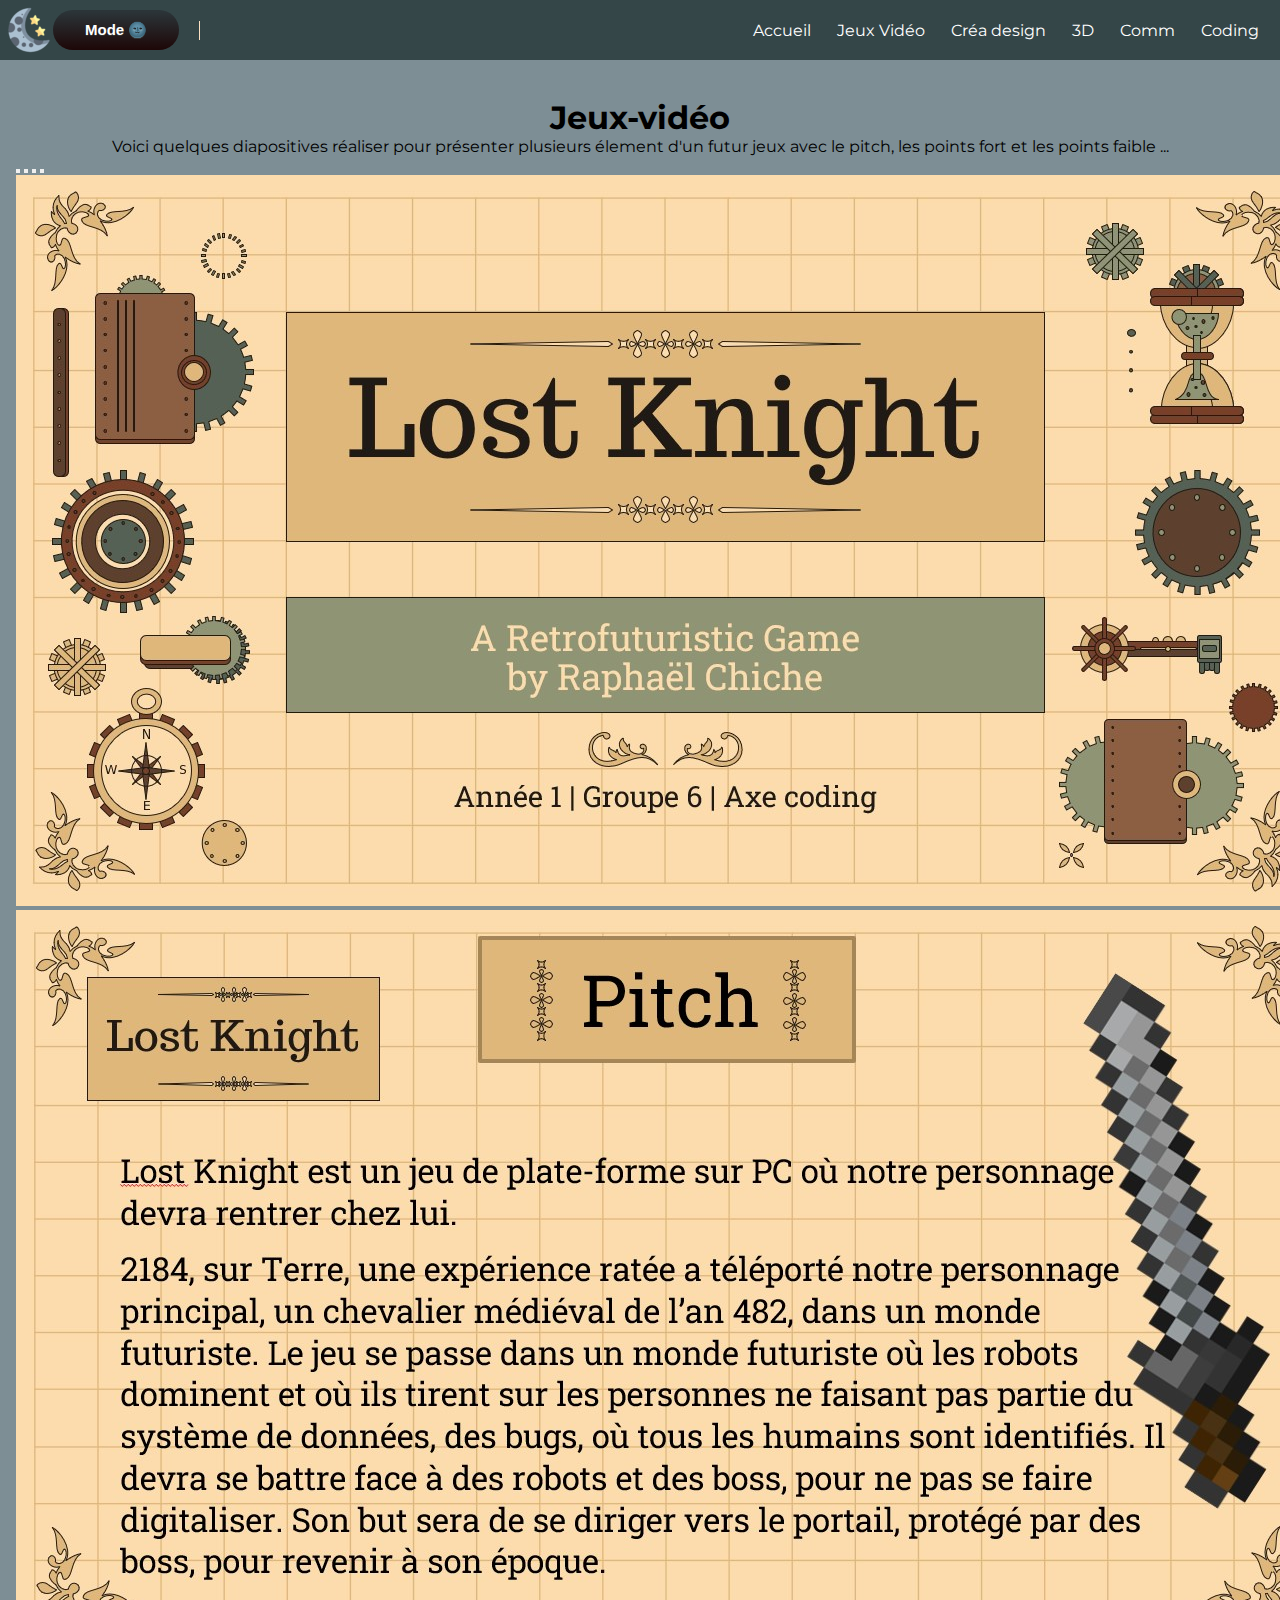
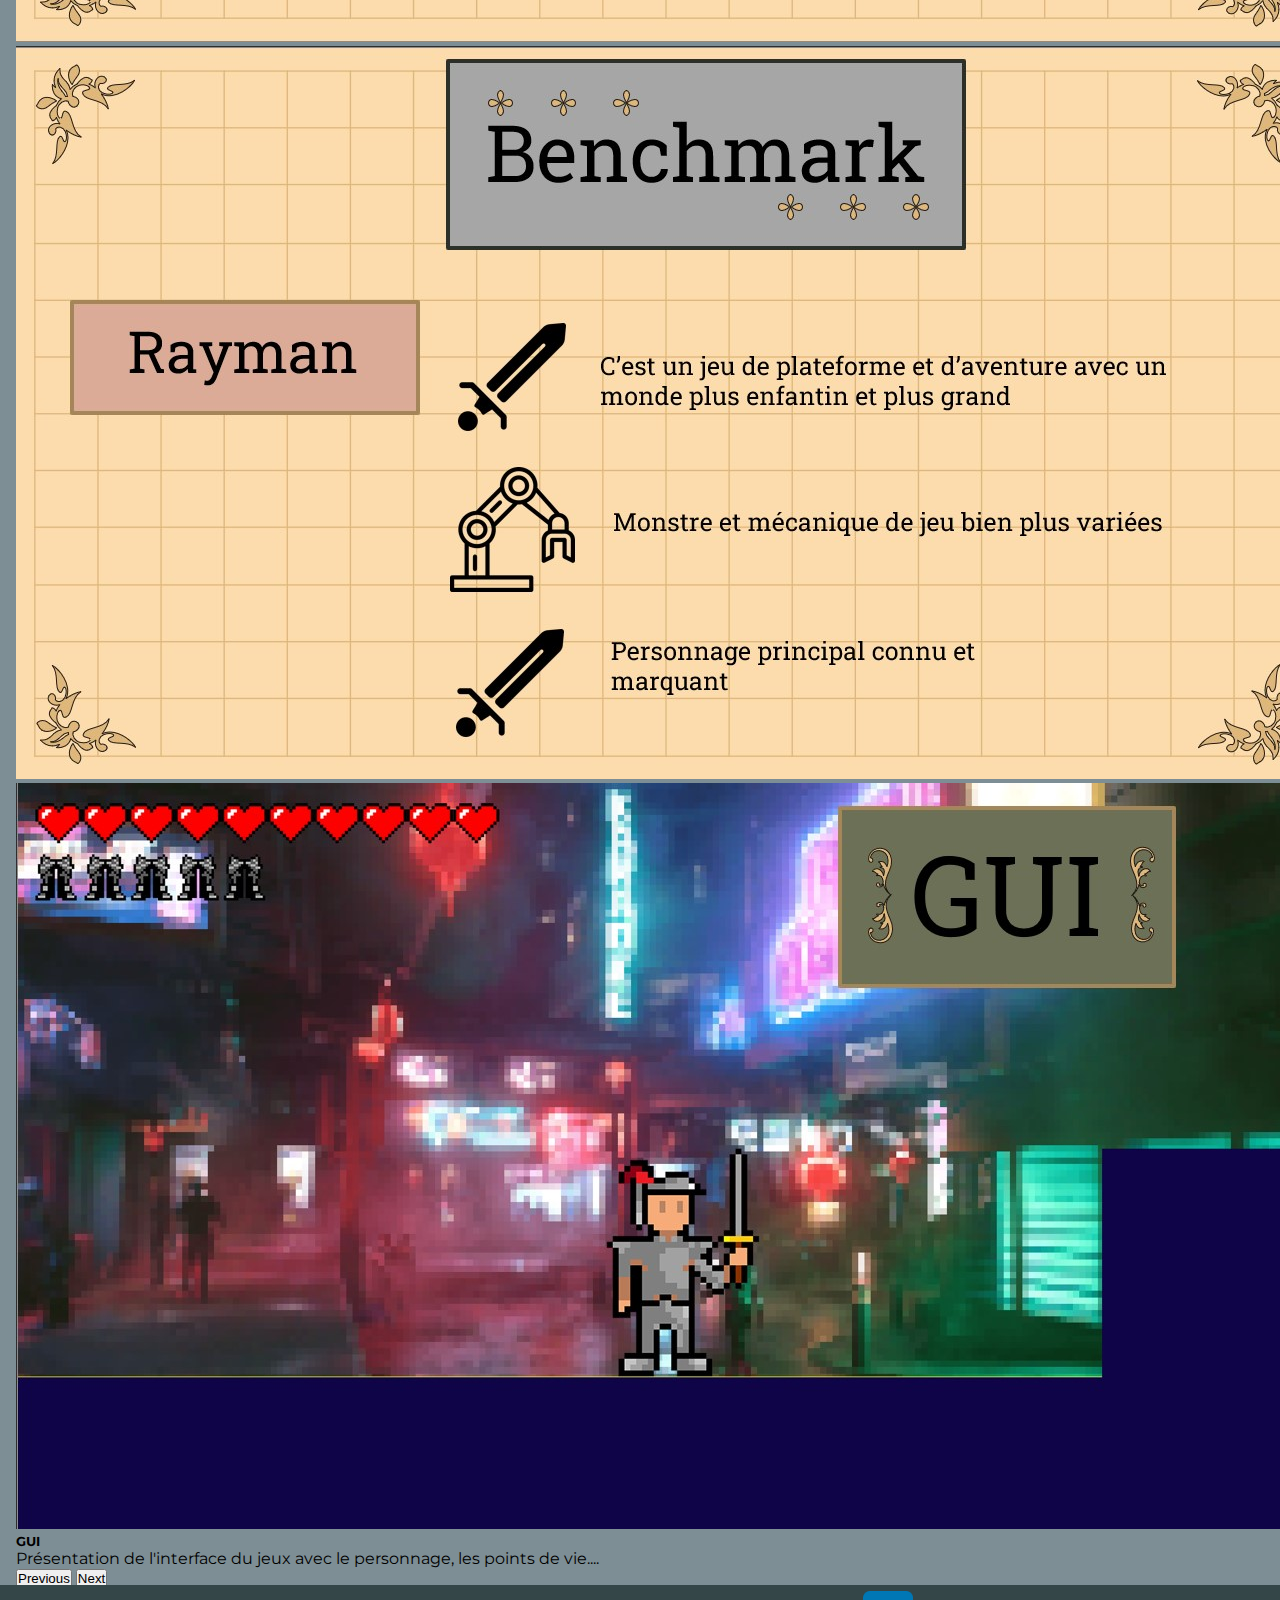
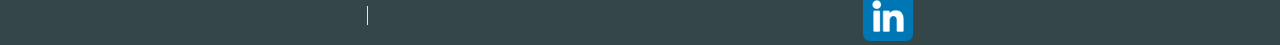
<file: jv.html>
<!DOCTYPE html>
<html lang="en">

<head>
  <meta charset="UTF-8" />
  <meta http-equiv="X-UA-Compatible" content="IE=edge" />
  <meta name="viewport" content="width=device-width, initial-scale=1.0" />
  <link rel="stylesheet" href="assets/css/style.css" />
  <title>Composants CSS</title>
  <!-- CSS only -->
  <link href="https://cdn.jsdelivr.net/npm/bootstrap@5.2.2/dist/css/bootstrap.min.css" rel="stylesheet"
    integrity="sha384-Zenh87qX5JnK2Jl0vWa8Ck2rdkQ2Bzep5IDxbcnCeuOxjzrPF/et3URy9Bv1WTRi" crossorigin="anonymous">
  <link rel="shortcut icon" href="assets/images/raphael_sans_fond2.png" />
</head>

<body class="light">
  <header>
    <nav class="navbar-perso">
      <div class="titleandbutton">
      <div class="nav-title" data-text="Portfolio">Portfolio</div>
      <button class="myButton" id="nuit" >Mode 🌚</button>
      <img src="assets/images/lune.png" alt="lune" id="lune">
    </div>
      <ul class="nav-links-perso">
        <li>
          <a href="index.html" class="lien-pages">Accueil</a>
        </li>
        <li><a href="jv.html" class="lien-pages">Jeux Vidéo</a></li>
        <li><a href="crea.html" class="lien-pages">Créa design</a></li>
        <li><a href="3d.html" class="lien-pages">3D</a></li>
        <li><a href="comm.html" class="lien-pages">Comm</a></li>
        <li> <a href="coding.html" class="lien-pages">Coding</a></li>
      </ul>
    </nav>
  </header>
  <br><br>
  <div class="main-container">
    <h1 class="centre">Jeux-vidéo</h1>
    <p class="centre">Voici quelques diapositives réaliser pour présenter plusieurs élement d'un futur jeux avec le
      pitch, les points fort et les points faible ...</p>
    <div class="container light">
      <div id="carouselExampleCaptions" class="carousel slide" data-bs-ride="false">
        <div class="carousel-indicators">
          <button type="button" data-bs-target="#carouselExampleCaptions" data-bs-slide-to="0" class="active"
            aria-current="true" aria-label="Slide 1"></button>
          <button type="button" data-bs-target="#carouselExampleCaptions" data-bs-slide-to="1"
            aria-label="Slide 2"></button>
          <button type="button" data-bs-target="#carouselExampleCaptions" data-bs-slide-to="2"
            aria-label="Slide 3"></button>
          <button type="button" data-bs-target="#carouselExampleCaptions" data-bs-slide-to="3"
            aria-label="Slide 4"></button>
        </div>
        <div class="carousel-inner">
          <div class="carousel-item active">
            <img src="assets/images/communication/Jeux1.jpg" class="d-block w-100" alt="diapo 1 jv">
            <div class="carousel-caption d-none d-md-block">
            </div>
          </div>
          <div class="carousel-item">
            <img src="assets/images/communication/Jeux2.jpg" class="d-block w-100" alt="diapo 2 jv">
            <div class="carousel-caption d-none d-md-block">
            </div>
          </div>
          <div class="carousel-item">
            <img src="assets/images/communication/Jeux3.jpg" class="d-block w-100" alt="diapo 3 jv">
            <div class="carousel-caption d-none d-md-block">
            </div>
          </div>
          <div class="carousel-item">
            <img src="assets/images/communication/Jeux4.jpg" class="d-block w-100" alt="diapo 4 jv">
            <div class="carousel-caption d-none d-md-block">
              <h5 class="text-warning">GUI</h5>
              <p class="text-warning">Présentation de l'interface du jeux avec le personnage, les points de vie....
              </p>
            </div>
          </div>
        </div>
        <button class="carousel-control-prev" type="button" data-bs-target="#carouselExampleCaptions"
          data-bs-slide="prev">
          <span class="carousel-control-prev-icon text-bg-dark" aria-hidden="true"></span>
          <span class="visually-hidden">Previous</span>
        </button>
        <button class="carousel-control-next" type="button" data-bs-target="#carouselExampleCaptions"
          data-bs-slide="next">
          <span class="carousel-control-next-icon text-bg-dark" aria-hidden="true"></span>
          <span class="visually-hidden">Next</span>
        </button>
      </div>
    </div>


    <!-- JavaScript Bundle with Popper -->
    <script src="https://cdn.jsdelivr.net/npm/bootstrap@5.2.2/dist/js/bootstrap.bundle.min.js"
      integrity="sha384-OERcA2EqjJCMA+/3y+gxIOqMEjwtxJY7qPCqsdltbNJuaOe923+mo//f6V8Qbsw3"
      crossorigin="anonymous"></script>

    <br /><br /><br>
    <footer class="footer">
      <p data-text="Raphaël_Chiche">Raphaël_Chiche</p>
      <a href="https://www.linkedin.com/in/rapha%C3%ABl-chiche-6894a724b/" target="_blank"><img
          src="assets/images/linkedin.png" alt="" class="reseau"></a>
    </footer>
    
  </div>
  <script src="assets/javascript/accueil.js" ></script>
</body>

</html>
</file>
<file: assets/css/style.css>
@import url("https://fonts.googleapis.com/css2?family=Montserrat:ital,wght@0,300;0,400;0,500;0,600;0,700;1,300;1,400;1,500;1,600;1,700&display=swap");
@import url("components/container.css");
@import url("components/presentation.css");
@import url("components/buttons.css");
@import url("components/avatar.css");
@import url("components/navnbar.css");
@import url("components/section.css");
@import url("components/footer.css");
@import url("components/card.css");
@import url("components/carousel.css");
@import url("components/exo.css");
@import url("components/image3d.css");
@import url("components/coding.css");

* {
  box-sizing: border-box;
  margin: 0;
  padding: 0;
}

html,
body {
  font-family: "Montserrat", sans-serif !important;
  height: 100vh !important;
  
  
  /*background: linear-gradient(138deg, rgba(2,0,36,1) 0%, rgba(9,9,118,1) 0%, rgba(9,9,121,1) 0%, rgba(0,100,120,1) 62%);*/

}

.light{
  background-color: #7D8E95 ;
}
.centre {
  display: flex;
  justify-content: center;
  text-align: center;
}

.modeNuit{
  background-color: #424b4f;
  color: white;
}

.modeNuitIIM{
  background-color: #925638;
  color: white;
}

.modeNuitIIMLoca{
  background-color: #8d7964;
  color: white;
}

.deco_texte {
  text-decoration: none;
}

a {
  text-decoration: none;
  color: white;
}

ul {
  list-style-type: none;
  margin-bottom: 0 !important;
}

.Accueil {
  margin-bottom: 50%;
}

.reseau{
  width: 50px;
  height: 50px;
  display: flex;
  
}

.texteOrange{
  color: #FBE0C3;
}
#nuit{
  border: none;
}
.texteNoir{
  color: #000000;
}

.myButton {
	box-shadow:inset 0px 0px 0px 0px #f29c93;
	background:linear-gradient(to bottom, #2b3438 5%, #1d0707 100%);
	background-color:#242424;
	border-radius:33px;	
	display:inline-block;
	cursor:pointer;
	color:#ffffff;
	font-size:15px;
	font-weight:bold;
	padding:11px 32px;
	text-decoration:none;
	text-shadow:0px 1px 0px #333333;
}
.myButton:hover {
	background:linear-gradient(to bottom, #242424 5%, #000000 100%);
	background-color:#000000;
}
.myButton:active {
	position:relative;
	top:1px;
}

.myButtonSun {
	box-shadow:inset 0px 0px 0px 0px #f29c93;
	background:linear-gradient(to bottom, #a89f4a 5%, #d4c53d 100%);
	background-color:#c8d32c;
	border-radius:33px;	
	display:inline-block;
	color:#ffffff;
	font-size:15px;
	font-weight:bold;
	padding:11px 32px;
	text-decoration:none;
	text-shadow:0px 1px 0px #b29f35;
}
.myButtonSun:hover {
	background:linear-gradient(to bottom, #d6c743 5%, #9e932b 100%);
	background-color:#a86d13;
}
.myButtonSun:active {
	position:relative;
	top:1px;
}

.titleandbutton{
  display: flex;
  align-items: center;
  justify-content: space-between;
  flex-direction: row-reverse;
  margin-left: 5px;
}
        
.image_iim_anime{
  transform: translate(100%);
  opacity: 0;
  transition: transform 0.6s ease-in-out, opacity 0.6s ease-in-out;
}

.image_iim_anime.active{
  transform: translate(0%);
  opacity: 1;

}

.transiDeco{
  display:flex;
  font-size: large;
}

.deco{
  height: 200px;
  width: 20%;
  transform: translateY(300px);
  opacity: 0;
  transition  : transform 0.5s ease, opacity 0.5s ease;
  display: flex;
  align-items: center;
  justify-content: center;
}
/* Etat qui vient ecraser le premier lorsque le container obtient la class actve */
.active  {
  transform : translateY(0px);
  opacity : 1;
  
}
#card0{
  background-color: #6f7e85;
}
#card1{
  background-color: #627179;
}
#card2{
  background-color: #5f6d73;
}
#card3{
  background-color: #4e5b61;
}
#card4{
  background-color: #3c494f;
}
#card5{
  background-color: #2a353a;
}

.transi {
	box-shadow:inset 0px 0px 0px 0px #f29c93;
	background:linear-gradient(to bottom, #2b3438 5%, #1d0707 100%);
	background-color:#242424;
	border-radius:33px;	
	display:inline-block;
	color:#ffffff;
	font-size:15px;
	font-weight:bold;
	padding:11px 32px;
	text-decoration:none;
	text-shadow:0px 1px 0px #333333;
}

.minijeux{
  width: 75px;
  height: 75px;
}

.none{
  display: none;
}

.italic{
  font-style: italic;
}

.italicButton{
  box-shadow:inset 0px 0px 0px 0px #f29c93;
	background:linear-gradient(to bottom, #4b188d 5%, #903dd4 100%);
	background-color:#2d1097;
	border-radius:33px;	
	display:inline-block;
	color:#ffffff;
	font-size:15px;
	font-weight:bold;
	padding:11px 32px;
	text-decoration:none;
	text-shadow:0px 1px 0px #5b35b2;
}
@media (min-width: 640px) {}

@media (min-width: 768px) {}

@media (min-width: 1024px) {}

@media (min-width: 1280px) {}
</file>
